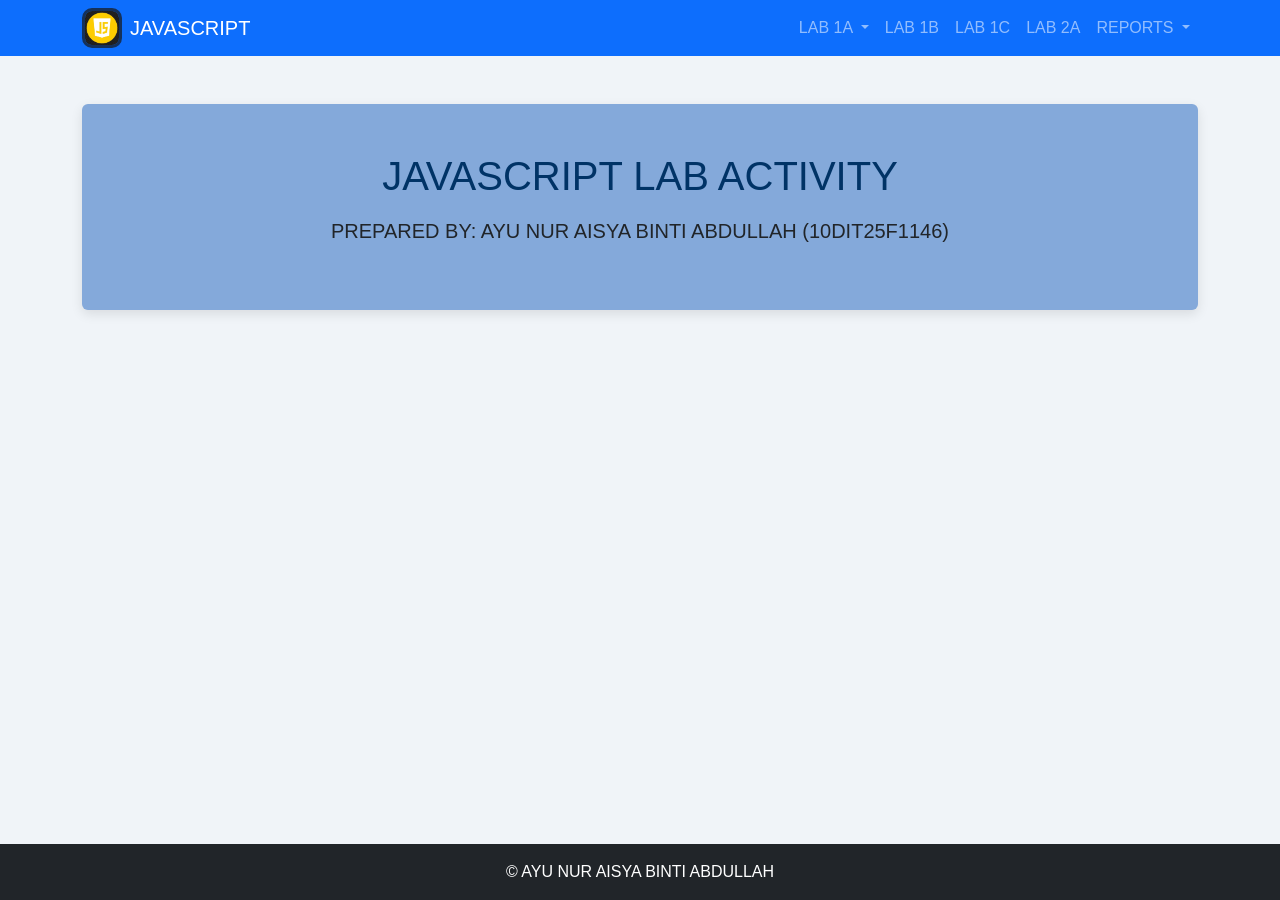
<file: index.html>
<!DOCTYPE html>
<html lang="en">

<head>
    <meta charset="UTF-8">
    <meta name="viewport" content="width=device-width, initial-scale=1.0">
    <title>JAVASCRIPT</title>

    <link href="https://cdn.jsdelivr.net/npm/bootstrap@5.3.2/dist/css/bootstrap.min.css" rel="stylesheet">
    <link rel="stylesheet" href="style.css">
</head>

<body class="d-flex flex-column min-vh-100">
 <!-- NAVBAR-->
    <nav class="navbar navbar-expand-lg navbar-dark bg-primary">
        <div class="container">
            <img src="IMAGES/JS.webp" alt="JavaScript" width="40" class="me-2">
            <a class="navbar-brand" href="index.html">JAVASCRIPT</a>

            <button class="navbar-toggler" type="button" data-bs-toggle="collapse" data-bs-target="#navbarNav">
                <span class="navbar-toggler-icon"></span>
            </button>

            <div class="collapse navbar-collapse justify-content-end" id="navbarNav">
                <ul class="navbar-nav">

                    <li class="nav-item dropdown">
                        <a class="nav-link dropdown-toggle" href="#" role="button" data-bs-toggle="dropdown">
                            LAB 1A
                        </a>
                        <ul class="dropdown-menu">
                            <li><a class="dropdown-item" href="Lab_1.html">LAB1A-1</a></li>
                            <li><a class="dropdown-item" href="Lab1A_2.html">LAB1A-2</a></li>
                            <li><a class="dropdown-item" href="Lab1A_3.html">LAB1A-3</a></li>
                        </ul>
                    </li>

                    <li class="nav-item"></li><a class="nav-link" href="Lab1B.html">LAB 1B</a></li>
                    <li class="nav-item"><a class="nav-link" href="Lab1C.html">LAB 1C</a></li>
                    <li class="nav-item"><a class="nav-link" href="contact.html">LAB 2A</a></li>

                    <!-- Dropdown -->
                    <li class="nav-item dropdown">
                        <a class="nav-link dropdown-toggle" href="#" role="button" data-bs-toggle="dropdown">
                            REPORTS
                        </a>
                        <ul class="dropdown-menu">
                            <li><a class="dropdown-item" href="report_10DIT25F1146_09032026.docx" target="_blank">Lab_1B</a></li>
                            <li><a class="dropdown-item" href="LAB ACTIVITY 3_JS_Part1A-2.pdf" target="_blank">LAB1A-2</a></li>
                        </ul>
                    </li>

                </ul>
            </div>

        </div>
    </nav>

    <main class="container my-5">

     <section class="hero-section text-center p-5 mb-4 rounded">
    <h1 class="mb-3">JAVASCRIPT LAB ACTIVITY</h1>
    <p class="lead">PREPARED BY: AYU NUR AISYA BINTI ABDULLAH (10DIT25F1146)</p>
    </section>

    </main>


    <!-- FOOTER -->
     <footer class="bg-dark text-white text-center p-3 mt-auto">
    <p>&copy; AYU NUR AISYA BINTI ABDULLAH </p>
  </footer>

  <script src="https://cdn.jsdelivr.net/npm/bootstrap@5.3.2/dist/js/bootstrap.bundle.min.js"></script>

</body>
</html>
</file>
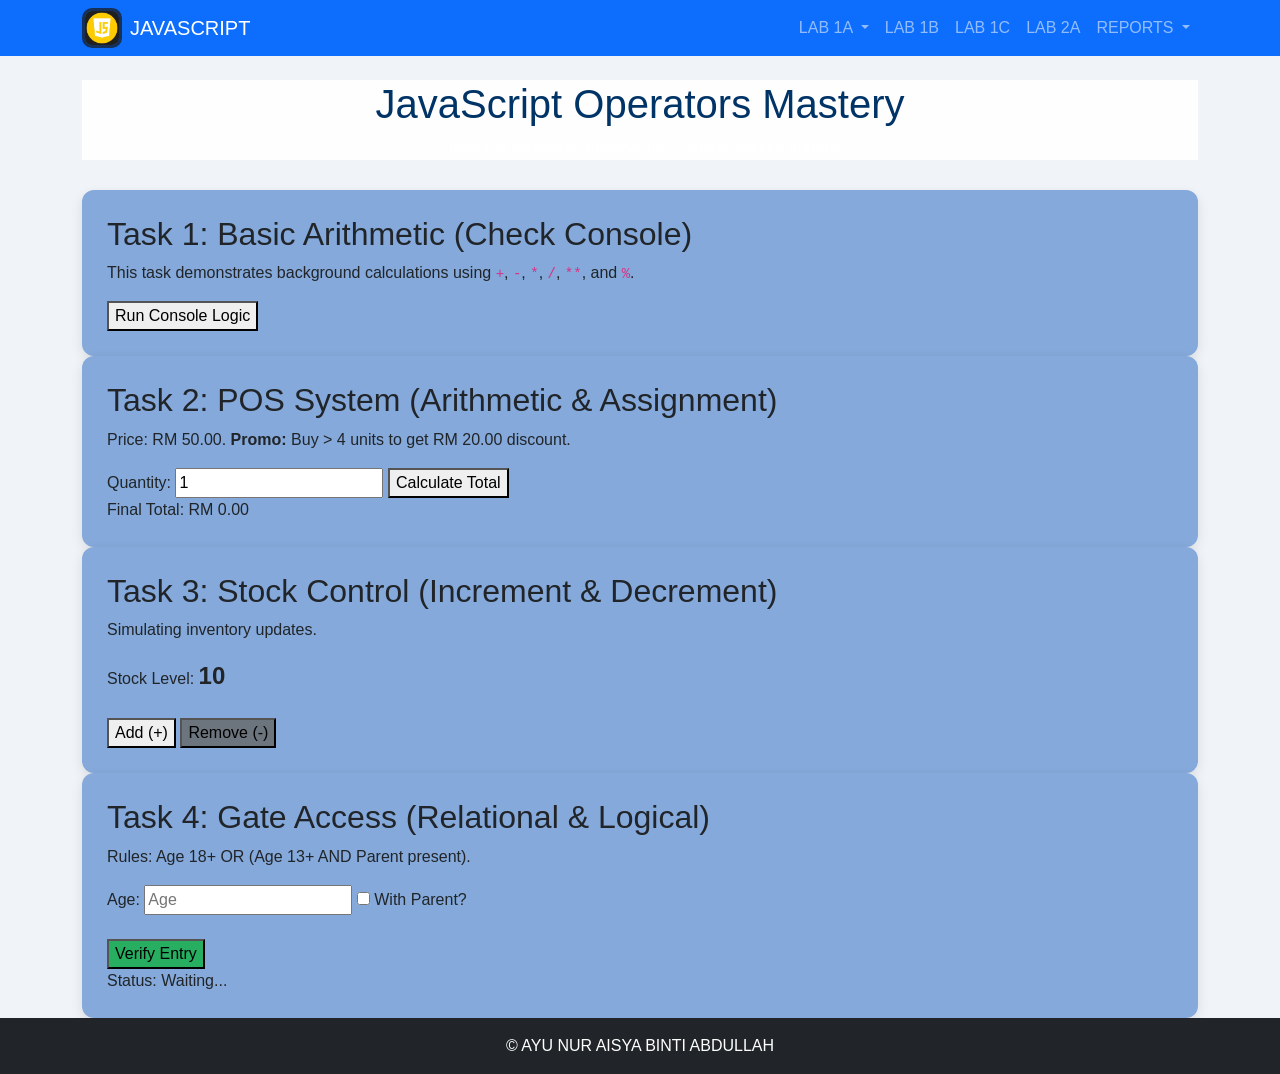
<file: Lab1A_2.html>
<!DOCTYPE html>
<html lang="en">

<head>
    <meta charset="UTF-8">
    <meta name="viewport" content="width=device-width, initial-scale=1.0">
    <title>JAVASCRIPT</title>

    <link href="https://cdn.jsdelivr.net/npm/bootstrap@5.3.2/dist/css/bootstrap.min.css" rel="stylesheet">
    <link rel="stylesheet" href="style.css">
</head>

<body class="d-flex flex-column min-vh-100">
 <!-- NAVBAR-->
    <nav class="navbar navbar-expand-lg navbar-dark bg-primary">
        <div class="container">
            <img src="IMAGES/JS.webp" alt="JavaScript" width="40" class="me-2">
            <a class="navbar-brand" href="index.html">JAVASCRIPT</a>

            <button class="navbar-toggler" type="button" data-bs-toggle="collapse" data-bs-target="#navbarNav">
                <span class="navbar-toggler-icon"></span>
            </button>

            <div class="collapse navbar-collapse justify-content-end" id="navbarNav">
                <ul class="navbar-nav">

                    <li class="nav-item dropdown">
                        <a class="nav-link dropdown-toggle" href="#" role="button" data-bs-toggle="dropdown">
                            LAB 1A
                        </a>
                        <ul class="dropdown-menu">
                            <li><a class="dropdown-item" href="Lab_1.html">LAB1A-1</a></li>
                            <li><a class="dropdown-item" href="Lab1A_2.html">LAB1A-2</a></li>
                            <li><a class="dropdown-item" href="Lab1A_3.html">LAB1A-3</a></li>
                        </ul>
                    </li>

                    <li class="nav-item"></li><a class="nav-link" href="Lab1B.html">LAB 1B</a></li>
                    <li class="nav-item"><a class="nav-link" href="Lab1C.html">LAB 1C</a></li>
                    <li class="nav-item"><a class="nav-link" href="contact.html">LAB 2A</a></li>

                    <!-- Dropdown -->
                    <li class="nav-item dropdown">
                        <a class="nav-link dropdown-toggle" href="#" role="button" data-bs-toggle="dropdown">
                            REPORTS
                        </a>
                        <ul class="dropdown-menu">
                          <li><a class="dropdown-item" href="report_10DIT25F1146_09032026.docx" target="_blank">Lab_1B</a></li>
                            <li><a class="dropdown-item" href="LAB ACTIVITY 3_JS_Part1A-2.pdf" target="_blank">LAB1A-2</a></li>
                        </ul>
                    </li>

                </ul>
            </div>

        </div>
    </nav>

  <main class="container mt-4">

    <header style="text-align: center; margin-bottom: 30px;">
        <h1>JavaScript Operators Mastery</h1>
        <p>Follow the steps and observe the Console and UI outputs.</p>
    </header>


    <section>
        <h2>Task 1: Basic Arithmetic (Check Console)</h2>
        <p>This task demonstrates background calculations using <code>+</code>, <code>-</code>, <code>*</code>, <code>/</code>, <code>**</code>, and <code>%</code>.</p>
        <button onclick="runTask1()">Run Console Logic</button>
    </section>

    <section>
        <h2>Task 2: POS System (Arithmetic & Assignment)</h2>
        <p>Price: RM 50.00. <strong>Promo:</strong> Buy > 4 units to get RM 20.00 discount.</p>
        Quantity: <input type="number" id="qty" value="1">
        <button onclick="runTask2()">Calculate Total</button>
        <div id="outPOS" class="output-box">Final Total: RM 0.00</div>
        <div id="notePOS" class="short-note"></div>
    </section>

    <section>
        <h2>Task 3: Stock Control (Increment & Decrement)</h2>
        <p>Simulating inventory updates.</p>
        Stock Level: <span id="stockVal" style="font-size: 1.5rem; font-weight: bold;">10</span><br><br>
        <button onclick="runTask3('inc')">Add (+)</button>
        <button onclick="runTask3('dec')" style="background:#6c757d;">Remove (-)</button>
        <div id="noteStock" class="short-note"></div>
    </section>

    <section>
        <h2>Task 4: Gate Access (Relational & Logical)</h2>
        <p>Rules: Age 18+ OR (Age 13+ AND Parent present).</p>
        Age: <input type="number" id="age" placeholder="Age"> 
        <label><input type="checkbox" id="parent"> With Parent?</label><br><br>
        <button onclick="runTask4()" style="background:#27ae60;">Verify Entry</button>
        <div id="outSecurity" class="output-box">Status: Waiting...</div>
        <div id="noteSecurity" class="short-note"></div>

       
    </section>

    <script>
      // Helper to show explanations
      function showNote(id, text) {
        const noteDiv = document.getElementById(id);
        noteDiv.style.display = 'block';
        noteDiv.innerHTML = text;
      }

      // --- TASK 1: ARITHMETIC (BASIC) ---
      function runTask1() {
        console.log("--- Task 1: Arithmetic Operations ---")
        let students = 31;
        students = students + 1;
        students = students - 2;
        students = students * 2;
        students = students / 2;
        let power = 10 ** 2;
        let remainder = 31 % 2;

        console.log("Final Student Count: " + students);
        console.log("10 to the power of 2: " + power);
        console.log("Remainder of 31/2: " + remainder);
        alert("Check Browser Console (F12) for results!");
      }

      // --- TASK 2: POS SYSTEM (ARITHMETIC & ASSIGNMENT) ---
      function runTask2() {
        let price = 50;
        let qty = parseInt(document.getElementById('qty').value);

        // a. Arithmetic Operator (*)
        let total = price * qty;
        let note = "<b>Subtopic (a) Arithmetic:</b> <code>*</code> multiplied " + price + " by " + qty + ".<br>";

        // b. Assigment Operator (-=)
        if (qty > 4) {
          total -= 20;
          total += "<b>Subtopic (b) Assigment:</b> <code>-=</code> updated the total by subtracting the discount.";
        }

        document.getElementById('outPOS').textContent = "Final Total: RM " + total.toFixed(2);
        showNote('notePOS', note);
      }

      // --- TASK 3: INCREMENT & DECREMENT ---
      let stock = 10
      function runTask3(type) {
        let note = "";
        if (type === 'inc') {
          stock++;
          note = "<b>Subtopic (c) Increment:</b> <code>++</code> increased the stock by 1.";
        
        } else {
          stock--;
          note = "<b>Subtopic (c) Decrement:</b> <code>--</code> decreased the stock by 1.";
        }

      document.getElementById('stockVal').textContent = stock;
      showNote('noteStock', note);
      }

      // --- TASK 4: RELATIONAL & LOGICAL ---
      function runTask4() {
        let age = parseInt(document.getElementById('age').value);
        let hasParent = document.getElementById('parent').checked;
        let status = document.getElementById('outSecurity');

        if (isNaN(age)) return alert("Please enter a valid age.");

        let isEligible = (age >= 18) || (age >= 13 && hasParent);

        status.textContent = isEligible ? "Status : ACCESS GRANTED" : "Status: ACCESS DENIED";
        status.style.color = isEligible ? "#27ae60" : "#ff4d4d";

        let note = "<b>Subtopic (d) Relational:</b> <code>>=</code> compared Age (" + age + ") to the limit.<br>"; note += "<b>Subtopic (e) Logical:</b> Used <code>||<?code> (OR) and <code>&&</code> (AND) to combine rules.";
        showNote('noteSecurity', note)
      }
    </script>
  </main>

  <footer class="bg-dark text-white text-center p-3 mt-auto">
    <p>&copy; AYU NUR AISYA BINTI ABDULLAH </p>
  </footer>

  <script src="https://cdn.jsdelivr.net/npm/bootstrap@5.3.2/dist/js/bootstrap.bundle.min.js"></script>

</body>
</html>
</file>
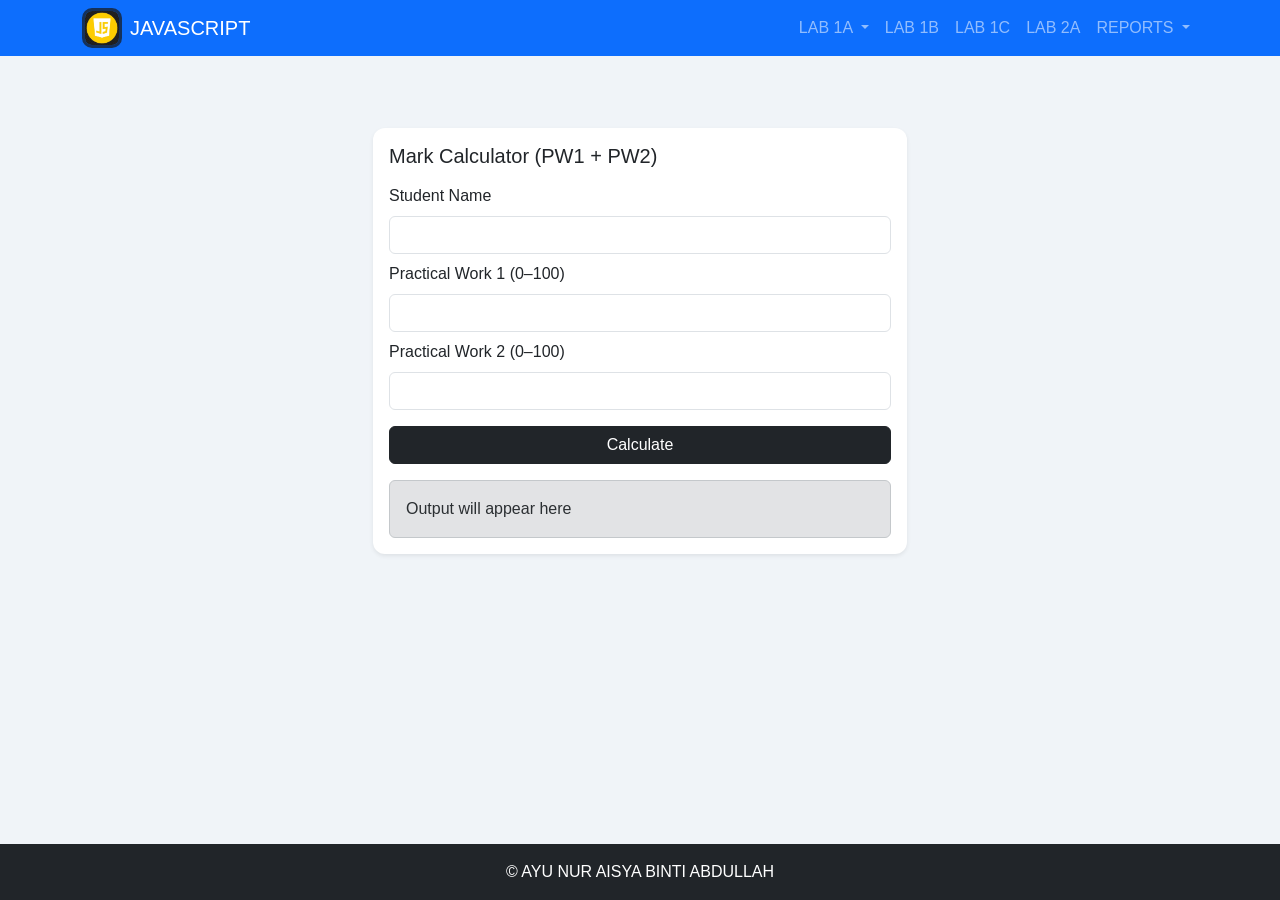
<file: Lab1A_3.html>
<!DOCTYPE html>
<html lang="en">

<head>
    <meta charset="UTF-8">
    <meta name="viewport" content="width=device-width, initial-scale=1.0">
    <title>JAVASCRIPT</title>

    <link href="https://cdn.jsdelivr.net/npm/bootstrap@5.3.2/dist/css/bootstrap.min.css" rel="stylesheet">
    <link rel="stylesheet" href="style.css">
</head>

<body class="d-flex flex-column min-vh-100">
 <!-- NAVBAR-->
    <nav class="navbar navbar-expand-lg navbar-dark bg-primary">
        <div class="container">
            <img src="IMAGES/JS.webp" alt="JavaScript" width="40" class="me-2">
            <a class="navbar-brand" href="index.html">JAVASCRIPT</a>

            <button class="navbar-toggler" type="button" data-bs-toggle="collapse" data-bs-target="#navbarNav">
                <span class="navbar-toggler-icon"></span>
            </button>

            <div class="collapse navbar-collapse justify-content-end" id="navbarNav">
                <ul class="navbar-nav">

                    <li class="nav-item dropdown">
                        <a class="nav-link dropdown-toggle" href="#" role="button" data-bs-toggle="dropdown">
                            LAB 1A
                        </a>
                        <ul class="dropdown-menu">
                            <li><a class="dropdown-item" href="Lab_1.html">LAB1A-1</a></li>
                            <li><a class="dropdown-item" href="Lab1A_2.html">LAB1A-2</a></li>
                            <li><a class="dropdown-item" href="Lab1A_3.html">LAB1A-3</a></li>
                        </ul>
                    </li>

                    <li class="nav-item"></li><a class="nav-link" href="Lab1B.html">LAB 1B</a></li>
                    <li class="nav-item"><a class="nav-link" href="Lab1C.html">LAB 1C</a></li>
                    <li class="nav-item"><a class="nav-link" href="contact.html">LAB 2A</a></li>

                    <!-- Dropdown -->
                    <li class="nav-item dropdown">
                        <a class="nav-link dropdown-toggle" href="#" role="button" data-bs-toggle="dropdown">
                            REPORTS
                        </a>
                        <ul class="dropdown-menu">
                          <li><a class="dropdown-item" href="report_10DIT25F1146_09032026.docx" target="_blank">Lab_1B</a></li>
                            <li><a class="dropdown-item" href="LAB ACTIVITY 3_JS_Part1A-2.pdf" target="_blank">LAB1A-2</a></li>
                        </ul>
                    </li>

                </ul>
            </div>

        </div>
    </nav>

<main class="container mt-4">

  <body class="bg-light">

    <div class="container py-5">
    <div class="row justify-content-center">
    <div class="col-md-6">
    
    <div class="card shadow-sm">
    <div class="card-body">
    <h1 class="h5 mb-3">Mark Calculator (PW1 + PW2)</h1>
    
    <div class="mb-2">
    <label class="form-label">Student Name</label>
    <input type="text" id="studentName" class="form-control">
    </div>
    
    <div class="mb-2">
    <label class="form-label">Practical Work 1 (0–100)</label>
    <input type="number" id="pw1" class="form-control" min="0" max="100">
    </div>
    
    <div class="mb-3">
    <label class="form-label">Practical Work 2 (0–100)</label>
    <input type="number" id="pw2" class="form-control" min="0" max="100">
    </div>
    
    <button id="btnCalc" class="btn btn-dark w-100">Calculate</button>
    
    <div id="outputBox" class="alert alert-secondary mt-3 mb-0">
    Output will appear here
    </div>
    </div>
    </div>
    
    </div>
    </div>
    </div>
    
    </body>    

</main>

<footer class="bg-dark text-white text-center p-3 mt-auto">
  <p>&copy; AYU NUR AISYA BINTI ABDULLAH </p>
</footer>

<script src="script.js"></script>
<script src="https://cdn.jsdelivr.net/npm/bootstrap@5.3.2/dist/js/bootstrap.bundle.min.js"></script>


</body>
</html>
</file>
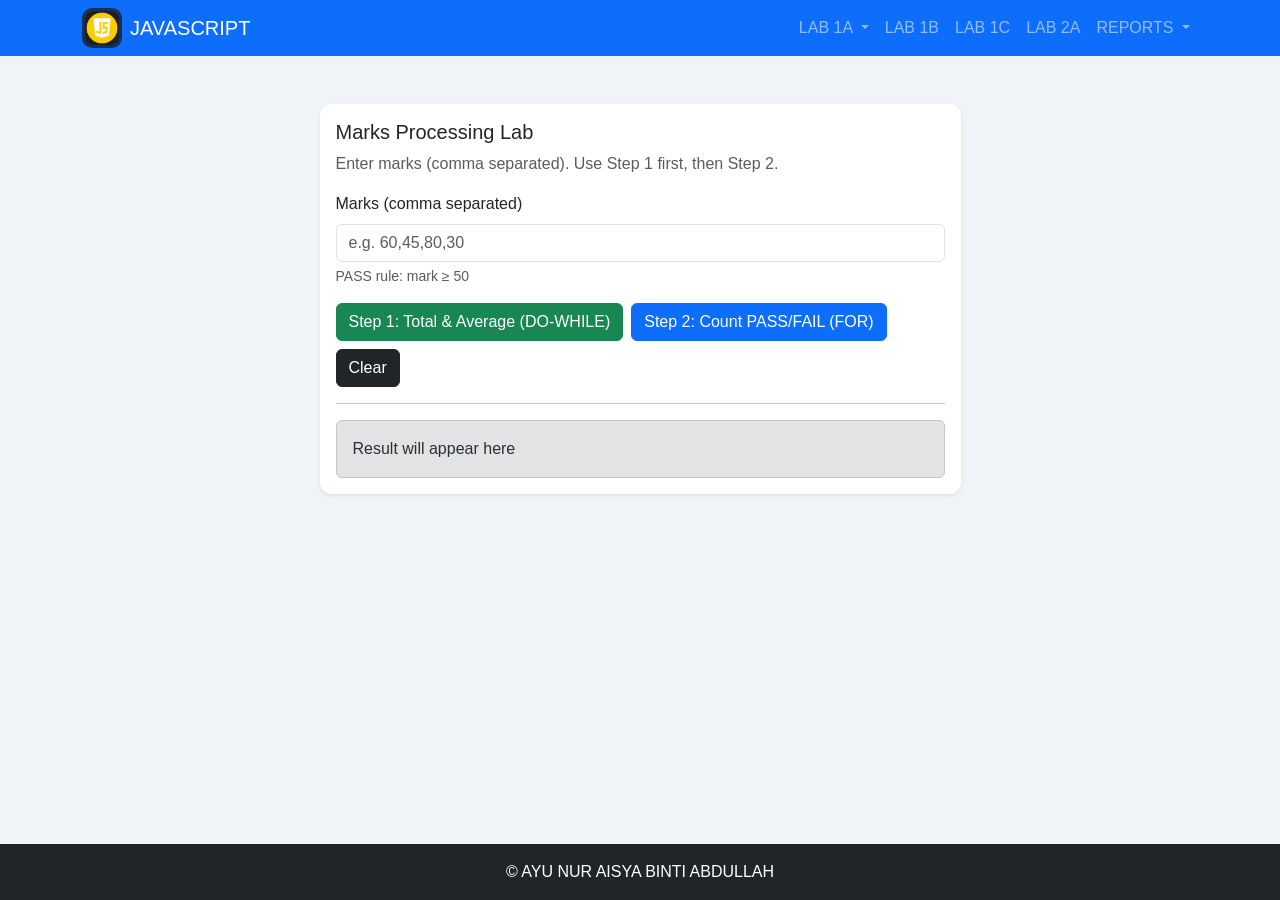
<file: Lab1C.html>
<!DOCTYPE html>
<html lang="en">

<head>
    <meta charset="UTF-8">
    <meta name="viewport" content="width=device-width, initial-scale=1.0">
    <title>Marks Processing Lab</title>

    <!-- Bootstrap CDN CSS -->
    <link href="https://cdn.jsdelivr.net/npm/bootstrap@5.3.2/dist/css/bootstrap.min.css" rel="stylesheet">
    <link rel="stylesheet" href="style.css">
</head>

<main>

    <body class="d-flex flex-column min-vh-100">
        <!-- NAVBAR-->
        <nav class="navbar navbar-expand-lg navbar-dark bg-primary">
            <div class="container">
                <img src="IMAGES/JS.webp" alt="JavaScript" width="40" class="me-2">
                <a class="navbar-brand" href="index.html">JAVASCRIPT</a>

                <button class="navbar-toggler" type="button" data-bs-toggle="collapse" data-bs-target="#navbarNav">
                    <span class="navbar-toggler-icon"></span>
                </button>

                <div class="collapse navbar-collapse justify-content-end" id="navbarNav">
                    <ul class="navbar-nav">

                        <li class="nav-item dropdown">
                            <a class="nav-link dropdown-toggle" href="#" role="button" data-bs-toggle="dropdown">
                                LAB 1A
                            </a>
                            <ul class="dropdown-menu">
                                <li><a class="dropdown-item" href="Lab_1.html">LAB1A-1</a></li>
                                <li><a class="dropdown-item" href="Lab1A_2.html">LAB1A-2</a></li>
                                <li><a class="dropdown-item" href="Lab1A_3.html">LAB1A-3</a></li>
                            </ul>
                        </li>

                        <li class="nav-item"></li><a class="nav-link" href="Lab1B.html">LAB 1B</a></li>
                        <li class="nav-item"><a class="nav-link" href="Lab1C.html">LAB 1C</a></li>
                        <li class="nav-item"><a class="nav-link" href="contact.html">LAB 2A</a></li>

                        <!-- Dropdown -->
                        <li class="nav-item dropdown">
                            <a class="nav-link dropdown-toggle" href="#" role="button" data-bs-toggle="dropdown">
                                REPORTS
                            </a>
                            <ul class="dropdown-menu">
                                <li><a class="dropdown-item" href="report_10DIT25F1146_09032026.docx"
                                        target="_blank">Lab_1B</a></li>
                                <li><a class="dropdown-item" href="LAB ACTIVITY 3_JS_Part1A-2.pdf"
                                        target="_blank">LAB1A-2</a></li>
                            </ul>
                        </li>

                    </ul>
                </div>

            </div>
        </nav>

        <div class="container py-5">
            <div class="row justify-content-center">
                <div class="col-lg-7">

                    <div class="card shadow-sm">
                        <div class="card-body">
                            <h1 class="h5 mb-2">Marks Processing Lab</h1>
                            <p class="text-muted mb-3">
                                Enter marks (comma separated). Use Step 1 first, then Step 2.
                            </p>

                            <div class="mb-3">
                                <label class="form-label">Marks (comma separated)</label>
                                <input type="text" id="marks" class="form-control" placeholder="e.g. 60,45,80,30">
                                <div class="form-text">PASS rule: mark ≥ 50</div>
                            </div>

                            <div class="d-flex flex-wrap gap-2">
                                <button id="btnDoWhile" class="btn btn-success">Step 1: Total & Average
                                    (DO-WHILE)</button>
                                <button id="btnFor" class="btn btn-primary">Step 2: Count PASS/FAIL (FOR)</button>
                                <button id="btnClear" class="btn btn-dark">Clear</button>
                            </div>

                            <hr>

                            <div id="output" class="alert alert-secondary mb-0">
                                Result will appear here
                            </div>
                        </div>
                    </div>

                </div>
            </div>
        </div>


</main>

<!-- FOOTER -->
<footer class="bg-dark text-white text-center p-3 mt-auto">
    <p>&copy; AYU NUR AISYA BINTI ABDULLAH </p>
</footer>
<script src="https://cdn.jsdelivr.net/npm/bootstrap@5.3.2/dist/js/bootstrap.bundle.min.js"></script>

<script src="js.script.js"></script>

</body>

</html>
</file>
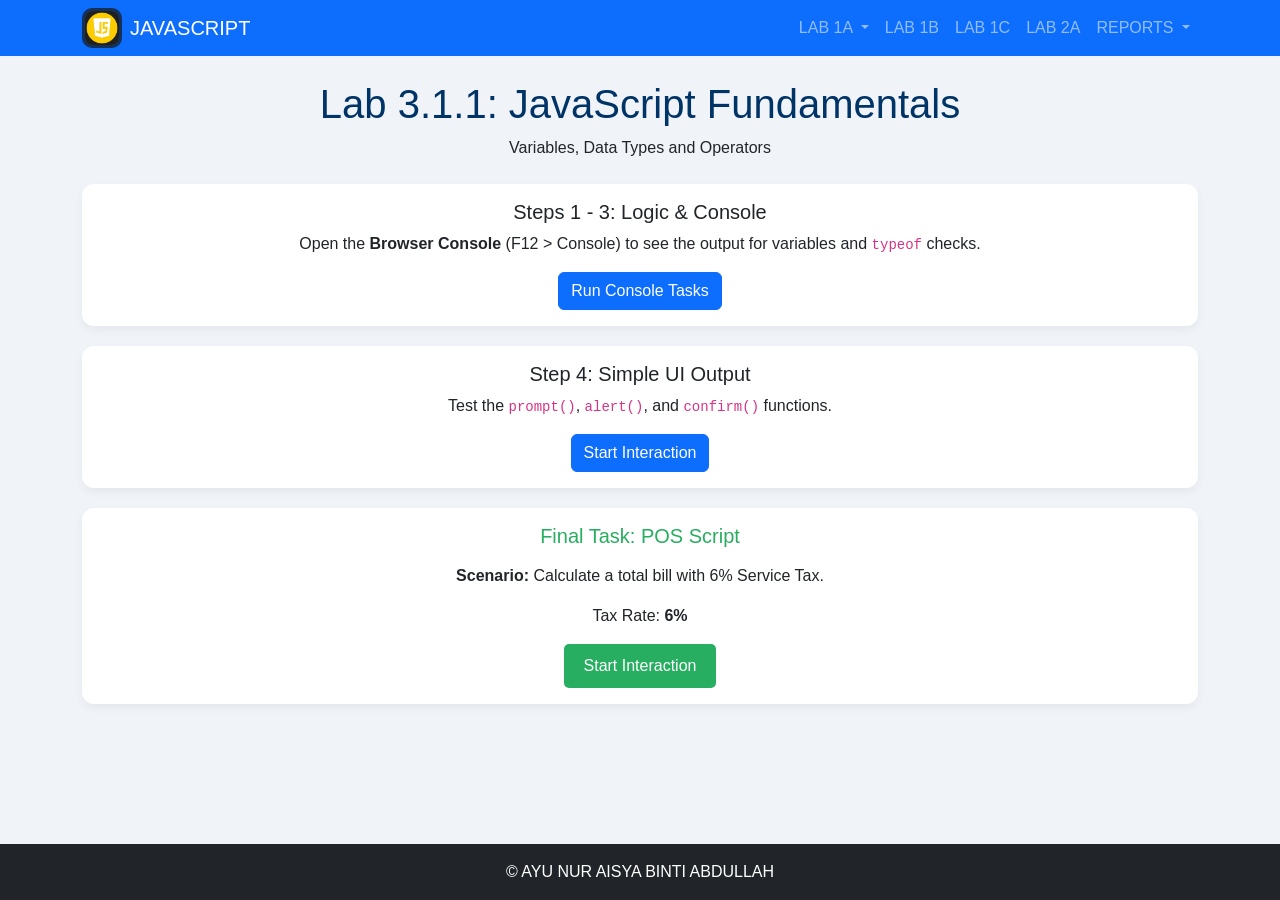
<file: Lab_1.html>
<!DOCTYPE html>
<html lang="en">

<head>
    <meta charset="UTF-8">
    <meta name="viewport" content="width=device-width, initial-scale=1.0">
    <title>JAVASCRIPT</title>

    <link href="https://cdn.jsdelivr.net/npm/bootstrap@5.3.2/dist/css/bootstrap.min.css" rel="stylesheet">
    <link rel="stylesheet" href="style.css">
</head>

<body class="d-flex flex-column min-vh-100">
 <!-- NAVBAR-->
    <nav class="navbar navbar-expand-lg navbar-dark bg-primary">
        <div class="container">
            <img src="IMAGES/JS.webp" alt="JavaScript" width="40" class="me-2">
            <a class="navbar-brand" href="index.html">JAVASCRIPT</a>

            <button class="navbar-toggler" type="button" data-bs-toggle="collapse" data-bs-target="#navbarNav">
                <span class="navbar-toggler-icon"></span>
            </button>

            <div class="collapse navbar-collapse justify-content-end" id="navbarNav">
                <ul class="navbar-nav">

                    <li class="nav-item dropdown">
                        <a class="nav-link dropdown-toggle" href="#" role="button" data-bs-toggle="dropdown">
                            LAB 1A
                        </a>
                        <ul class="dropdown-menu">
                            <li><a class="dropdown-item" href="Lab_1.html">LAB1A-1</a></li>
                            <li><a class="dropdown-item" href="Lab1A_2.html">LAB1A-2</a></li>
                            <li><a class="dropdown-item" href="Lab1A_3.html">LAB1A-3</a></li>
                        </ul>
                    </li>

                    <li class="nav-item"></li><a class="nav-link" href="Lab1B.html">LAB 1B</a></li>
                    <li class="nav-item"><a class="nav-link" href="Lab1C.html">LAB 1C</a></li>
                    <li class="nav-item"><a class="nav-link" href="contact.html">LAB 2A</a></li>

                    <!-- Dropdown -->
                    <li class="nav-item dropdown">
                        <a class="nav-link dropdown-toggle" href="#" role="button" data-bs-toggle="dropdown">
                            REPORTS
                        </a>
                        <ul class="dropdown-menu">
                          <li><a class="dropdown-item" href="report_10DIT25F1146_09032026.docx" target="_blank">Lab_1B</a></li>
                            <li><a class="dropdown-item" href="LAB ACTIVITY 3_JS_Part1A-2.pdf" target="_blank">LAB1A-2</a></li>
                        </ul>
                    </li>

                </ul>
            </div>

        </div>
    </nav>

      <main class="container mt-4">

      <div class="text-center mb-4">
        <h1>Lab 3.1.1: JavaScript Fundamentals</h1>
        <p>Variables, Data Types and Operators</p>
      </div>

      <div class="card text-center">
        <div class="card-body">
          <h5 class="card-title">Steps 1 - 3: Logic & Console</h5>
          <p class="card-text"> Open the <strong>Browser Console</strong> (F12 > Console) to see the output for variables and <code>typeof</code> checks.</p>
          <a onclick="runConsoleTasks()" class="btn btn-primary">Run Console Tasks</a>
        </div>
      </div>

      <div class="card text-center">
        <div class="card-body">
          <h5 class="card-title">Step 4: Simple UI Output</h5>
          <p class="card-text">  Test the <code>prompt()</code>, <code>alert()</code>, and <code>confirm()</code> functions.</p>
          <a onclick="runInteraction()" class="btn btn-primary">Start Interaction</a>
        </div>
      </div>

      <div class="card text-center">
        <div class="card-body">
          <h5 class="card-title" style="color: #27ae60;"> Final Task: POS Script</h5>
          <p class="card-text">  <p><strong>Scenario:</strong> Calculate a total bill with 6% Service Tax.</p>
          <p>Tax Rate: <strong>6%</strong></p>
          <a onclick="runPOS()"  style="background-color: #27ae60; color: white; padding: 10px 20px; border: none; border-radius: 5px; cursor: pointer;" class="btn btn-primary">Start Interaction</a>
        </div>
      </div>

    <script>
        function runConsoleTasks() {
            const courseName = "Web Design Technology";
            let studentCount = 30;
            let isLabFinished = false;

            console.log("--- Step 1: Variables ---");
            console.log("Course:", courseName);
            console.log("Initial Student:", studentCount);

            let x = 10;
            let y = 3;
            console.log("--- Step 2: Arithmetic ---");
            console.log("Addition (10+3):", x + y);
            console.log("Remainder (10%3):", x % y);

            console.log("--- Step 3: Data Types ---");
            console.log("Type of courseName:", typeof courseName);
            console.log("Type of studentCount:", typeof studentCount);
            console.log("Type of isLabFinished:", typeof isLabFinished);

            alert("Check your browser console (F12) to see the result!");
        }

        function runInteraction() {
            let username = prompt("What is your name?");
            if (username) {
                alert("Welcome to JS Lab, " + username + "!");

                let proceed = confirm("Do you want to start the lab?");
                console.log("User wants to proceed:", Proceed);
            }
        }

        function runPOS() {
            const pricePerItem = 15;
            const taxRate = 0.06;

            let quantity = prompt("How many items do you want to buy?");

            if (quantity !== null && quantity !== "") {
                let qtyNumber = parseInt(quantity);

                if (!isNaN(qtyNumber) && qtyNumber > 0) {
                    let subtotal = pricePerItem * qtyNumber;
                    let totalTax = subtotal * taxRate;
                    let finalBill = subtotal + totalTax;

                    alert("Order Summary:\n" + "------------------\n" +
                    "Quantity: " + qtyNumber + "\n" + "Subtotal: RM " + subtotal.toFixed(2) + "\n" + "Service Tax (6%): RM " + totalTax.toFixed(2) + "\n\n" + "Your total bill is: RM " + finalBill.toFixed(2));
                } else {
                    alert("Invalid input! Please enter a valid number.");
                }
            }
        }
    </script>
    </main>

    <footer class="bg-dark text-white text-center p-3 mt-auto">
      <p>&copy; AYU NUR AISYA BINTI ABDULLAH </p>
    </footer>

    <script src="https://cdn.jsdelivr.net/npm/bootstrap@5.3.2/dist/js/bootstrap.bundle.min.js"></script>
</body>
</html>
</file>
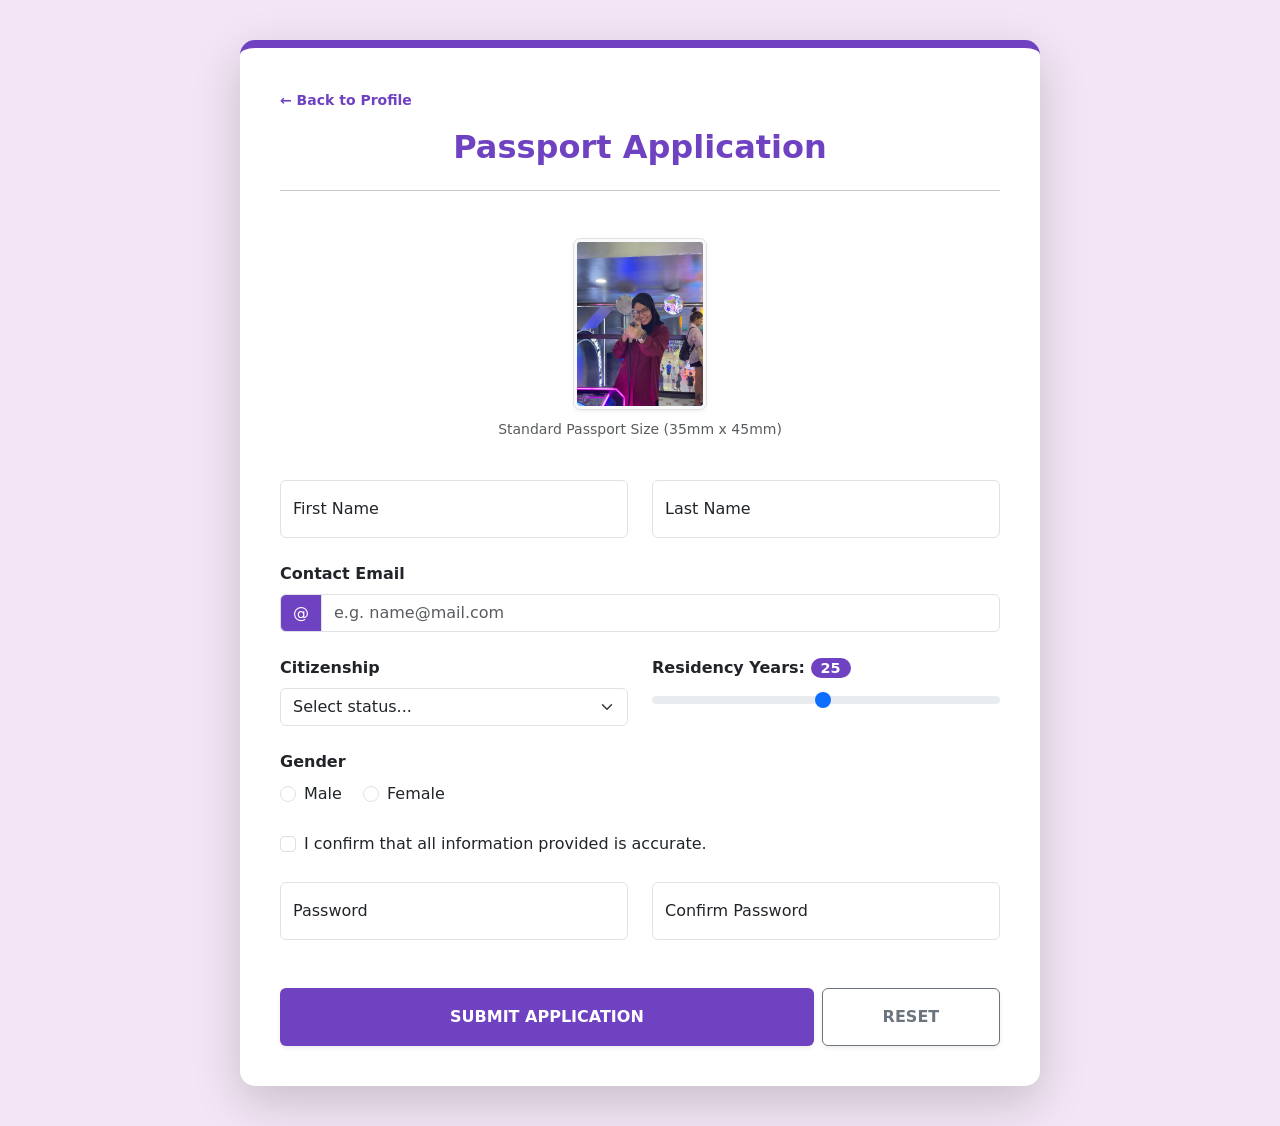
<file: PassportApps.html>
<!DOCTYPE html>
<html lang="en">

<head>
    <meta charset="UTF-8">
    <meta name="viewport" content="width=device-width, initial-scale=1.0">
    <title>Document</title>

    <meta charset="UTF-8">
    <meta name="viewport" content="width=device-width, initial-scale=1.0">
    <title>Lab 3.3: Passport Application Form</title>
    <link href="https://cdn.jsdelivr.net/npm/bootstrap@5.3.0/dist/css/bootstrap.min.css" rel="stylesheet">
    <style>
        :root {
            --primary-purple: #6f42c1;
            --hover-purple: #59359a;
            --light-purple: #f3e5f5;
        }

        body {
            background-color: var(--light-purple);
            padding: 40px 20px;
        }

        .form-container {
            max-width: 800px;
            margin: auto;
            background: white;
            padding: 40px;
            border-radius: 15px;
            border-top: 8px solid var(--primary-purple);
        }

        .text-purple {
            color: var(--primary-purple);
        }

        .bg-purple {
            background-color: var(--primary-purple) !important;
        }

        .btn-purple {
            background-color: var(--primary-purple);
            color: white;
        }

        .btn-purple:hover {
            background-color: var(--hover-purple);
            color: white;
        }

        .passport-photo {
            width: 3.5cm;
            height: 4.5cm;
            object-fit: cover;
            border: 3px solid #f8f9fa;
            outline: 1px solid #dee2e6;
            display: block;
            margin: 0 auto 10px auto;
        }

        .form-control:focus,
        .form-select:focus {
            border-color: var(--primary-purple);
            box-shadow: 0 0 0 0.25rem rgba(111, 66, 193, 0.25);
        }

        #rangeValue {
            background-color: var(--primary-purple);
            color: white;
            padding: 2px 10px;
            border-radius: 10px;
            font-size: 0.9rem;
        }

        #successMessage {
            display: none;
        }
    </style>


</head>

<body>
    <div class="container">
        <div class="form-container shadow-lg">

            <div class="mb-3">
                <a href="Lab1B.html" class="text-decoration-none text-purple small fw-bold">&larr; Back to Profile</a>
            </div>

            <h2 class="mb-4 text-center fw-bold text-purple">Passport Application</h2>
            <hr class="mb-5">

            <div id="successMessage" class="alert alert-success alert-dismissible fade show" role="alert">
                <strong>Success!</strong> Your application has been validated and submitted gracefully.
                <button type="button" class="btn-close" data-bs-dismiss="alert" aria-label="Close"></button>
            </div>

            <form class="row g-4 needs-validation" id="passportForm" novalidate>

                <div class="col-12 text-center">
                    <img src="IMAGES/img.jpeg" class="passport-photo rounded shadow-sm" alt="Profile">
                    <p class="text-muted small">Standard Passport Size (35mm x 45mm)</p>
                </div>

                <div class="col-md-6">
                    <div class="form-floating">
                        <input type="text" class="form-control" id="firstName" placeholder="First Name" required>
                        <label for="firstName">First Name</label>
                        <div class="invalid-feedback">First name is required.</div>
                    </div>
                </div>

                <div class="col-md-6">
                    <div class="form-floating">
                        <input type="text" class="form-control" id="lastName" placeholder="Last Name" required>
                        <label for="lastName">Last Name</label>
                        <div class="invalid-feedback">Last name is required.</div>
                    </div>
                </div>

                <div class="col-md-12">
                    <label for="userEmail" class="form-label fw-bold">Contact Email</label>
                    <div class="input-group has-validation">
                        <span class="input-group-text bg-purple text-white">@</span>
                        <input type="email" class="form-control" id="userEmail" placeholder="e.g. name@mail.com"
                            required>
                        <div class="invalid-feedback">Please enter a valid email address.</div>
                    </div>
                </div>

                <div class="col-md-6">
                    <label for="citizenStatus" class="form-label fw-bold">Citizenship</label>
                    <select class="form-select" id="citizenStatus" required>
                        <option selected disabled value="">Select status...</option>
                        <option>Citizen</option>
                        <option>Permanent Resident</option>
                    </select>
                    <div class="invalid-feedback">Selection required.</div>
                </div>

                <div class="col-md-6">
                    <label for="yearsResidency" class="form-label fw-bold">
                        Residency Years: <span id="rangeValue">25</span>
                    </label>
                    <input type="range" class="form-range" min="1" max="50" value="25" id="yearsResidency">
                </div>

                <div class="col-md-12">
                    <label class="form-label d-block fw-bold">Gender</label>
                    <div class="form-check form-check-inline">
                        <input class="form-check-input" type="radio" name="gender" id="male" required>
                        <label class="form-check-label" for="male">Male</label>
                    </div>
                    <div class="form-check form-check-inline">
                        <input class="form-check-input" type="radio" name="gender" id="female" required>
                        <label class="form-check-label" for="female">Female</label>
                    </div>
                    <div class="invalid-feedback">Please select a gender.</div>
                </div>

                <div class="col-12">
                    <div class="form-check">
                        <input class="form-check-input" type="checkbox" value="" id="invalidCheck" required>
                        <label class="form-check-label" for="invalidCheck">
                            I confirm that all information provided is accurate.
                        </label>
                        <div class="invalid-feedback">You must agree before submitting.</div>
                    </div>
                </div>

                <div class="col-md-6">
                    <div class="form-floating">
                        <input type="password" class="form-control" id="password" placeholder="Password" required>
                        <label for="password">Password</label>
                        <div class="invalid-feedback">Please enter a password.</div>
                    </div>
                </div>

                <div class="col-md-6">
                    <div class="form-floating">
                        <input type="password" class="form-control" id="confirmPassword" placeholder="Confirm Password"
                            required>
                        <label for="confirmPassword">Confirm Password</label>
                        <div class="invalid-feedback" id="confirmFeedback">Passwords do not match!</div>
                    </div>
                </div>

                <div class="col-12 mt-5 d-flex gap-2">
                    <button class="btn btn-purple w-75 py-3 fw-bold shadow-sm" type="submit">SUBMIT APPLICATION</button>
                    <button class="btn btn-outline-secondary w-25 py-3 fw-bold shadow-sm" type="reset"
                        id="resetBtn">RESET</button>
                </div>

            </form>
        </div>
    </div>



    <script>
        (function () {
            'use strict'

            const form = document.getElementById('passportForm');
            const successDiv = document.getElementById('successMessage');
            const resetBtn = document.getElementById('resetBtn');
            const rangeInput = document.getElementById('yearsResidency');
            const rangeValue = document.getElementById('rangeValue');

  
            rangeInput.addEventListener('input', function () {
                rangeValue.textContent = this.value;
            });

            form.addEventListener('submit', function (event) {
                if (!form.checkValidity()) {
                    event.preventDefault();
                    event.stopPropagation();
                    successDiv.style.display = 'none';
                } else {
                    event.preventDefault();
                    successDiv.style.display = 'block';
                    window.scrollTo({ top: 0, behavior: 'smooth' });
                }
                form.classList.add('was-validated');
            }, false);

            resetBtn.addEventListener('click', function () {
                form.classList.remove('was-validated');
                successDiv.style.display = 'none';
                rangeValue.textContent = "25"; 
            });

        })();
        (function () {
            'use strict'

            const form = document.getElementById('passportForm');
            const password = document.getElementById('password');
            const confirmPassword = document.getElementById('confirmPassword');


            function validatePassword() {
                if (password.value !== confirmPassword.value) {

                    confirmPassword.setCustomValidity("Passwords do not match");
                } else {

                    confirmPassword.setCustomValidity("");
                }
            }


            password.addEventListener('change', validatePassword);
            confirmPassword.addEventListener('keyup', validatePassword);

       
            form.addEventListener('submit', function (event) {

                validatePassword();

                if (!form.checkValidity()) {
                    event.preventDefault();
                    event.stopPropagation();
                } else {
                    event.preventDefault();
                    document.getElementById('successMessage').style.display = 'block';
                    window.scrollTo({ top: 0, behavior: 'smooth' });
                }
                form.classList.add('was-validated');
            }, false);

        })();
    </script>

    <script src="https://cdn.jsdelivr.net/npm/bootstrap@5.3.0/dist/js/bootstrap.bundle.min.js"></script>

</body>

</html>
</file>
<file: style.css>
body {
    font-family: Arial, sans-serif;
  }
  
  header, footer {
    background-color: #fefeff;
    color: white;
  }
  
  footer p {
    margin: 0;
  }
  
  h1, h3 {
    color: #003366;
  }
  
  .card {
    margin-bottom: 20px;
  }
  
  body {
      background-color: #b0caf1;
      font-family: 'Segoe UI', Tahoma, Geneva, Verdana, sans-serif;
  }
  section {
      background-color: #84a9da;
      padding: 25px;
      border-radius: 12px;
      box-shadow: 0 4px 12px rgba(0,0,0,0.1);
  }
  h3 {
      color: #12376e;
      font-weight: 600;
      margin-bottom: 20px;
  }
  .card {
      border: none;
      border-left: 5px solid #091f41;
      border-radius: 10px;
      transition: transform 0.2s ease;
  }
  .card:hover {
      transform: translateY(-5px);
  }
  .badge {
      font-size: 0.8rem;
      padding: 6px 10px;
  }
  img {
      border-radius: 10px;
      border: 3px solid #15315a;
  }
  
      :root {
          --primary-purple: #5d46b8;
          --bg-soft: #f0f4f8;
      }
      body { background-color: var(--bg-soft); font-family: 'Segoe UI', sans-serif; }
      .navbar-custom { background-color: var(--primary-purple); }
      .card { border: none; border-radius: 12px; box-shadow: 0 4px 10px rgba(0, 0, 0, 0.05); margin-bottom: 20px; }
      
      /* Advanced Carousel Styling */
      .carousel-demo img { height: 400px; object-fit: cover; border-radius: 8px; }
      .active-thumb { border: 3px solid var(--primary-purple) !important; opacity: 1 !important; }
      .thumbs img { width: 100px; height: 60px; object-fit: cover; cursor: pointer; opacity: 0.6; transition: 0.3s; }
      
      #btnTop { display: none; position: fixed; bottom: 30px; right: 30px; z-index: 99; 
                 background-color: var(--primary-purple); color: white; border: none; 
                 padding: 15px; border-radius: 50%; transition: 0.3s; }
</file>
